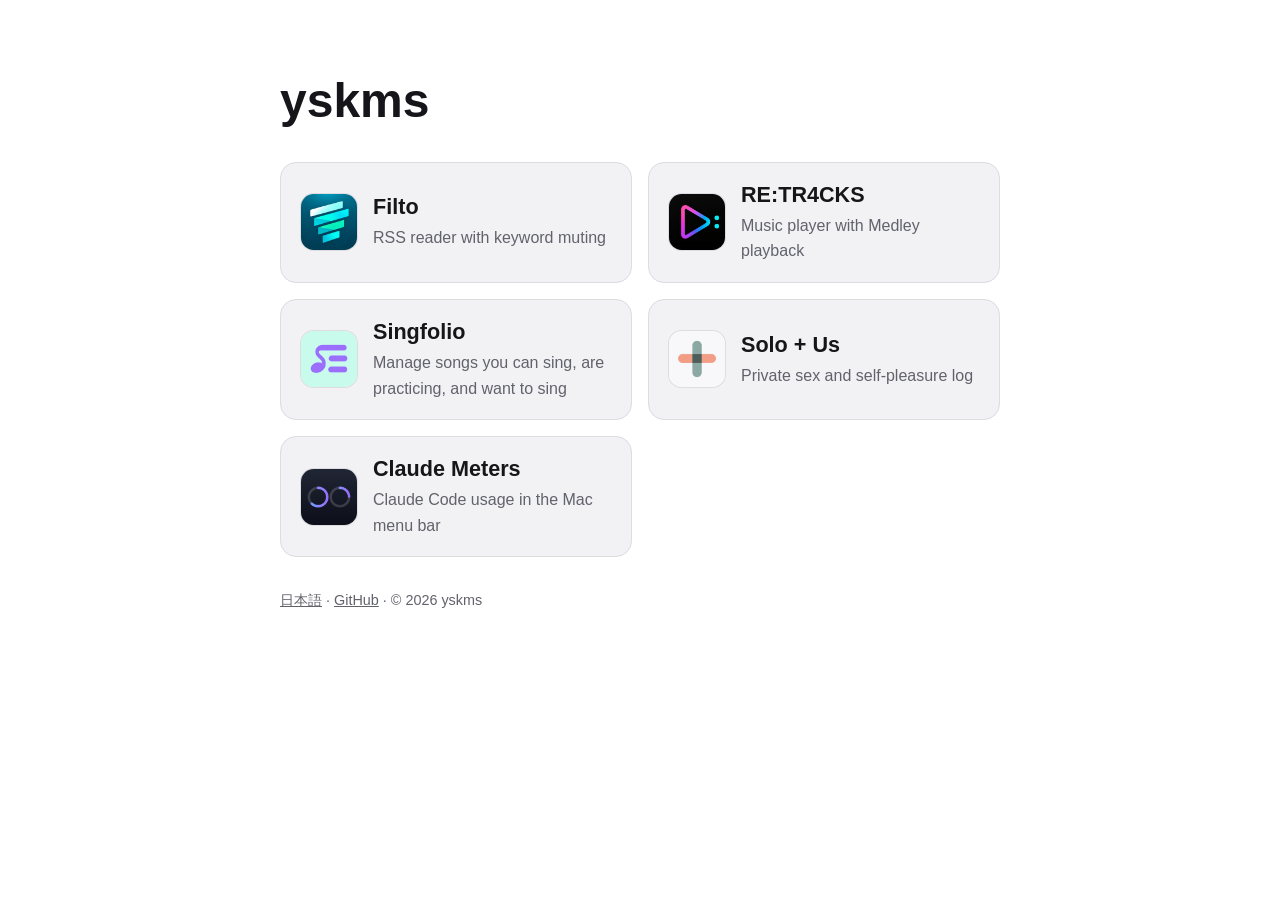
<file: index.html>
<!doctype html>
<html lang="en">
<head>
  <meta charset="utf-8">
  <meta name="viewport" content="width=device-width, initial-scale=1">
  <title>yskms - Filto, RE:TR4CKS, Singfolio, Solo + Us, Claude Meters</title>
  <meta name="description" content="Apps by yskms: Filto (RSS reader with keyword muting), RE:TR4CKS (music player with Medley playback), Singfolio (song repertoire), Solo + Us (private sex and self-pleasure log) and Claude Meters (Claude Code usage in the Mac menu bar).">
  <link rel="canonical" href="https://yskms.github.io/">
  <link rel="alternate" hreflang="en" href="https://yskms.github.io/">
  <link rel="alternate" hreflang="ja" href="https://yskms.github.io/ja/">
  <link rel="alternate" hreflang="x-default" href="https://yskms.github.io/">
  <meta property="og:type" content="website">
  <meta property="og:site_name" content="yskms">
  <meta property="og:url" content="https://yskms.github.io/">
  <meta property="og:title" content="yskms - Filto, RE:TR4CKS, Singfolio, Solo + Us, Claude Meters">
  <meta property="og:description" content="Filto, RE:TR4CKS, Singfolio, Solo + Us and Claude Meters - independent apps by yskms.">
  <meta property="og:locale" content="en_US">
  <meta property="og:locale:alternate" content="ja_JP">
  <link rel="icon" href="/favicon.ico" sizes="48x48">
  <link rel="icon" type="image/png" href="/icon-192.png" sizes="192x192">
  <link rel="apple-touch-icon" href="/apple-touch-icon.png">
  <link rel="stylesheet" href="/hub.css">
  <script type="application/ld+json">
  {"@context":"https://schema.org","@type":"WebSite","name":"yskms","url":"https://yskms.github.io/","inLanguage":["en","ja"]}
  </script>
</head>
<body>
  <main>
    <h1>yskms</h1>
    <ul class="apps">
      <li><a class="card" href="/filto-app/"><img src="/icons/filto.png" width="56" height="56" alt=""><div><h2>Filto</h2><p>RSS reader with keyword muting</p></div></a></li>
      <li><a class="card" href="/retracks/"><img src="/icons/retracks.png" width="56" height="56" alt=""><div><h2>RE:TR4CKS</h2><p>Music player with Medley playback</p></div></a></li>
      <li><a class="card" href="/singfolio/"><img src="/icons/singfolio.png" width="56" height="56" alt=""><div><h2>Singfolio</h2><p>Manage songs you can sing, are practicing, and want to sing</p></div></a></li>
      <li><a class="card" href="/solo-plus-us/"><img src="/icons/solo-plus-us.png" width="56" height="56" alt=""><div><h2>Solo + Us</h2><p>Private sex and self-pleasure log</p></div></a></li>
      <li><a class="card" href="/claude-meters/"><img src="/icons/claude-meters.png" width="56" height="56" alt=""><div><h2>Claude Meters</h2><p>Claude Code usage in the Mac menu bar</p></div></a></li>
    </ul>
    <footer>
      <a href="/ja/" hreflang="ja" lang="ja">日本語</a> ·
      <a href="https://github.com/yskms">GitHub</a> ·
      © 2026 yskms
    </footer>
  </main>
</body>
</html>
</file>
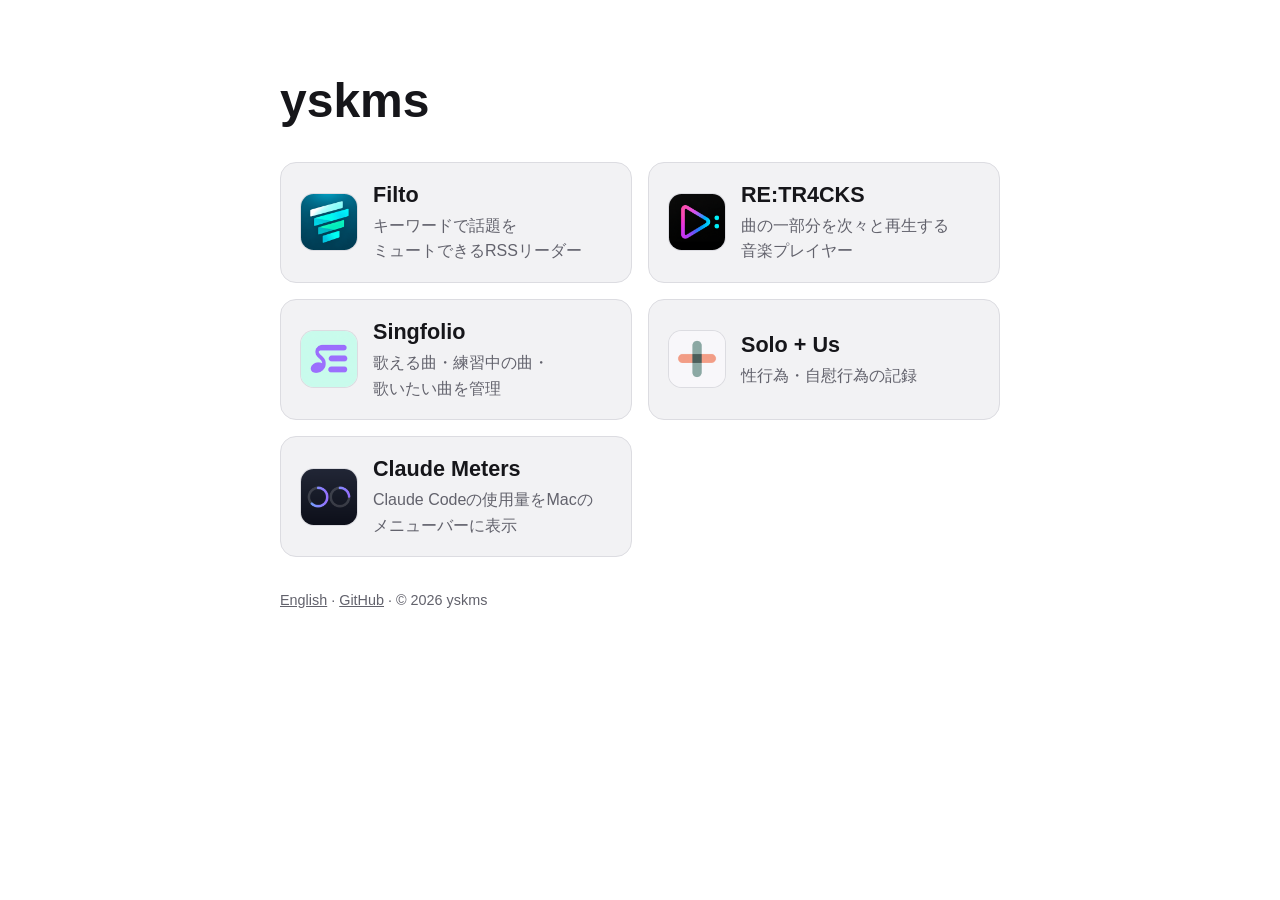
<file: ja/index.html>
<!doctype html>
<html lang="ja">
<head>
  <meta charset="utf-8">
  <meta name="viewport" content="width=device-width, initial-scale=1">
  <title>yskms - Filto、RE:TR4CKS、Singfolio、Solo + Us、Claude Meters</title>
  <meta name="description" content="yskmsの個人開発アプリ。Filto（キーワードで話題をミュートできるRSSリーダー）、RE:TR4CKS（曲の一部分を次々と再生する音楽プレイヤー）、Singfolio（歌える曲・練習中の曲・歌いたい曲を管理）、Solo + Us（性行為・自慰行為の記録）、Claude Meters（Claude Codeの使用量をMacのメニューバーに表示）。">
  <link rel="canonical" href="https://yskms.github.io/ja/">
  <link rel="alternate" hreflang="en" href="https://yskms.github.io/">
  <link rel="alternate" hreflang="ja" href="https://yskms.github.io/ja/">
  <link rel="alternate" hreflang="x-default" href="https://yskms.github.io/">
  <meta property="og:type" content="website">
  <meta property="og:site_name" content="yskms">
  <meta property="og:url" content="https://yskms.github.io/ja/">
  <meta property="og:title" content="yskms - Filto、RE:TR4CKS、Singfolio、Solo + Us、Claude Meters">
  <meta property="og:description" content="Filto、RE:TR4CKS、Singfolio、Solo + Us、Claude Meters - yskmsの個人開発アプリ。">
  <meta property="og:locale" content="ja_JP">
  <meta property="og:locale:alternate" content="en_US">
  <link rel="icon" href="/favicon.ico" sizes="48x48">
  <link rel="icon" type="image/png" href="/icon-192.png" sizes="192x192">
  <link rel="apple-touch-icon" href="/apple-touch-icon.png">
  <link rel="stylesheet" href="/hub.css">
  <script type="application/ld+json">
  {"@context":"https://schema.org","@type":"WebSite","name":"yskms","url":"https://yskms.github.io/","inLanguage":["en","ja"]}
  </script>
</head>
<body>
  <main>
    <h1>yskms</h1>
    <ul class="apps">
      <li><a class="card" href="/filto-app/"><img src="/icons/filto.png" width="56" height="56" alt=""><div><h2>Filto</h2><p>キーワードで<wbr>話題を<wbr>ミュートできる<wbr>RSSリーダー</p></div></a></li>
      <li><a class="card" href="/retracks/ja/"><img src="/icons/retracks.png" width="56" height="56" alt=""><div><h2>RE:TR4CKS</h2><p>曲の一部分を<wbr>次々と<wbr>再生する<wbr>音楽プレイヤー</p></div></a></li>
      <li><a class="card" href="/singfolio/ja/"><img src="/icons/singfolio.png" width="56" height="56" alt=""><div><h2>Singfolio</h2><p>歌える曲・<wbr>練習中の曲・<wbr>歌いたい曲を<wbr>管理</p></div></a></li>
      <li><a class="card" href="/solo-plus-us/ja/"><img src="/icons/solo-plus-us.png" width="56" height="56" alt=""><div><h2>Solo + Us</h2><p>性行為・<wbr>自慰行為の<wbr>記録</p></div></a></li>
      <li><a class="card" href="/claude-meters/ja/"><img src="/icons/claude-meters.png" width="56" height="56" alt=""><div><h2>Claude Meters</h2><p>Claude Codeの使用量を<wbr>Macの<wbr>メニューバーに表示</p></div></a></li>
    </ul>
    <footer>
      <a href="/" hreflang="en" lang="en">English</a> ·
      <a href="https://github.com/yskms">GitHub</a> ·
      © 2026 yskms
    </footer>
  </main>
</body>
</html>
</file>
<file: hub.css>
:root {
  color-scheme: light dark;
  --bg: #ffffff;
  --surface: #f2f2f4;
  --text: #16161a;
  --muted: #62626c;
  --border: #dcdce1;
  --accent: #b8741a;
}

@media (prefers-color-scheme: dark) {
  :root {
    --bg: #0a0a0b;
    --surface: #1f1f23;
    --text: #f2f2f4;
    --muted: #a5a5ad;
    --border: #34343a;
    --accent: #eda03d;
  }
}

* { box-sizing: border-box; }

body {
  margin: 0;
  background: var(--bg);
  color: var(--text);
  font-family: -apple-system, BlinkMacSystemFont, "Segoe UI", "Hiragino Sans", "Noto Sans JP", sans-serif;
  line-height: 1.6;
}

main {
  width: min(720px, calc(100% - 40px));
  margin: 0 auto;
  padding: 72px 0 40px;
}

h1 {
  margin: 0 0 32px;
  font-size: clamp(2rem, 6vw, 3rem);
  line-height: 1.2;
}

.apps {
  display: grid;
  grid-template-columns: repeat(2, minmax(0, 1fr));
  gap: 16px;
  margin: 0;
  padding: 0;
  list-style: none;
}

.card {
  display: flex;
  align-items: center;
  gap: 16px;
  height: 100%;
  padding: 18px 20px;
  border: 1px solid var(--border);
  border-radius: 16px;
  background: var(--surface);
  color: var(--text);
  text-decoration: none;
}

.card:hover { border-color: var(--accent); }
.card:focus-visible { outline: 2px solid var(--accent); outline-offset: 2px; }

.card img {
  flex: none;
  width: 56px;
  height: 56px;
  border-radius: 22.5%;
  box-shadow: 0 0 0 1px var(--border);
}

.card h2 {
  margin: 0 0 4px;
  font-size: 1.35rem;
  line-height: 1.3;
}

/* 日本語は、ja/index.htmlの<wbr>の位置と記号でだけ折り返す（keep-all）。
   auto-phraseはiOS Safariで効かず、単語の途中で折れる。文言を変えたら<wbr>も付け直す。 */
.card p {
  margin: 0;
  color: var(--muted);
  word-break: keep-all;
  overflow-wrap: break-word;
}

footer {
  margin-top: 32px;
  color: var(--muted);
  font-size: 0.9rem;
}

footer a { color: inherit; }
footer a:hover { color: var(--accent); }

@media (max-width: 560px) {
  main { padding-top: 48px; }
  .apps { grid-template-columns: 1fr; }
}
</file>
